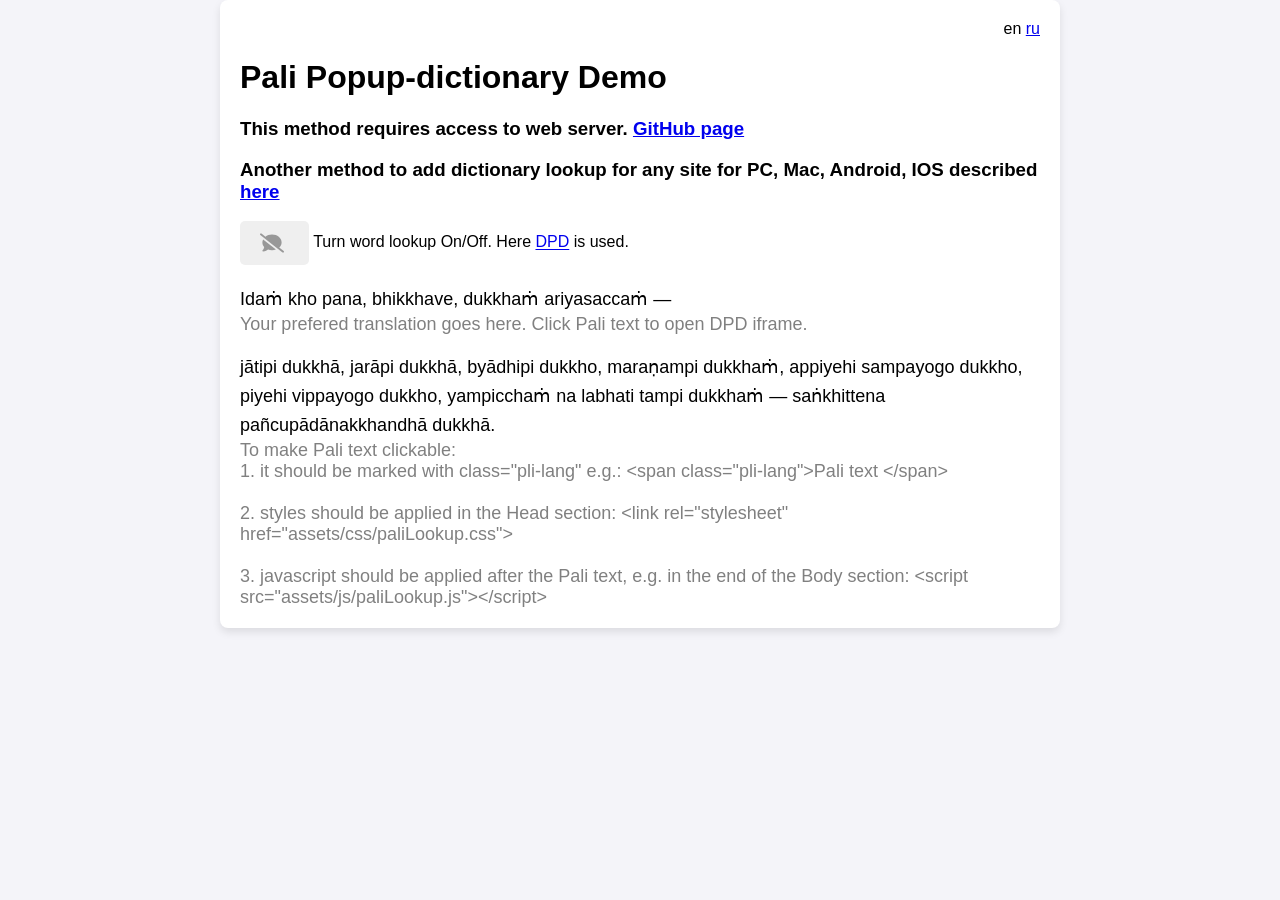
<file: plugin/index.html>
<!DOCTYPE html>
<html lang="en">
<head>
  <meta charset="UTF-8">
  <meta name="viewport" content="width=device-width, initial-scale=1.0">
  <title>Pali Dictionary Demo</title>

<!-- include me into your project -->
  <link rel="stylesheet" href="assets/css/paliLookup.css">
  
<!-- do not include me into your project -->  
  <link rel="stylesheet" href="assets/css/demo.css">

</head>
<body>
  <div class="container">
<div style="text-align: right;">
    en <a href="./demo-ru-ml.html">ru</a>
</div>
  
   <h1>Pali Popup-dictionary Demo</h1> 
   <h3>This method requires access to web server. <a href="https://github.com/o28o/dictPlugin">GitHub page</a></h3> 

       <h3>Another method to add dictionary lookup for any site for PC, Mac, Android, IOS described <a href="   https://github.com/o28o/dictPlugin/blob/main/ExtentionMethod.md">here</a> </h3> 
 
<!-- include me into your project Button -->
    <button class="toggle-dict-btn">
      <img src="assets/svg/comment-slash.svg" class="dictIcon" alt="Toggle Dictionary">
      Toggle Dictionary
    </button> Turn word lookup On/Off. Here <a href="https://github.com/digitalpalidictionary/dpd-db">DPD</a> is used.  
<!-- include me into your project Button end -->


<!-- DON'T forget to wrap Pali text in <span class="pli-lang">PALI TEXT</span>-->
    <div>
      <span class="pli-lang">Idaṁ kho pana, bhikkhave, dukkhaṁ ariyasaccaṁ —</span><br>
      <span class="eng-lang">Your prefered translation goes here. Click Pali text to open DPD iframe.</span><br><br>
      <span class="pli-lang">jātipi dukkhā, jarāpi dukkhā, byādhipi dukkho, maraṇampi dukkhaṁ, appiyehi sampayogo dukkho, piyehi vippayogo dukkho, yampicchaṁ na labhati tampi dukkhaṁ — saṅkhittena pañcupādānakkhandhā dukkhā.</span><br>
<span class="eng-lang">To make Pali text clickable:<br>

1. it should be marked with class="pli-lang" e.g.: &lt;span class="pli-lang"&gt;Pali text &lt;/span&gt;
<br>
<br>
2. styles should be applied in the Head section: &lt;link rel="stylesheet" href="assets/css/paliLookup.css"&gt;
<br><br>
3. javascript should be applied after the Pali text, e.g. in the end of the Body section:
 &lt;script src="assets/js/paliLookup.js"&gt;&lt;/script&gt;

 </span>
    </div>
  </div>
  <!-- include me into your project -->
  <script src="assets/js/paliLookup.js"></script>
</body>
</html>
</file>
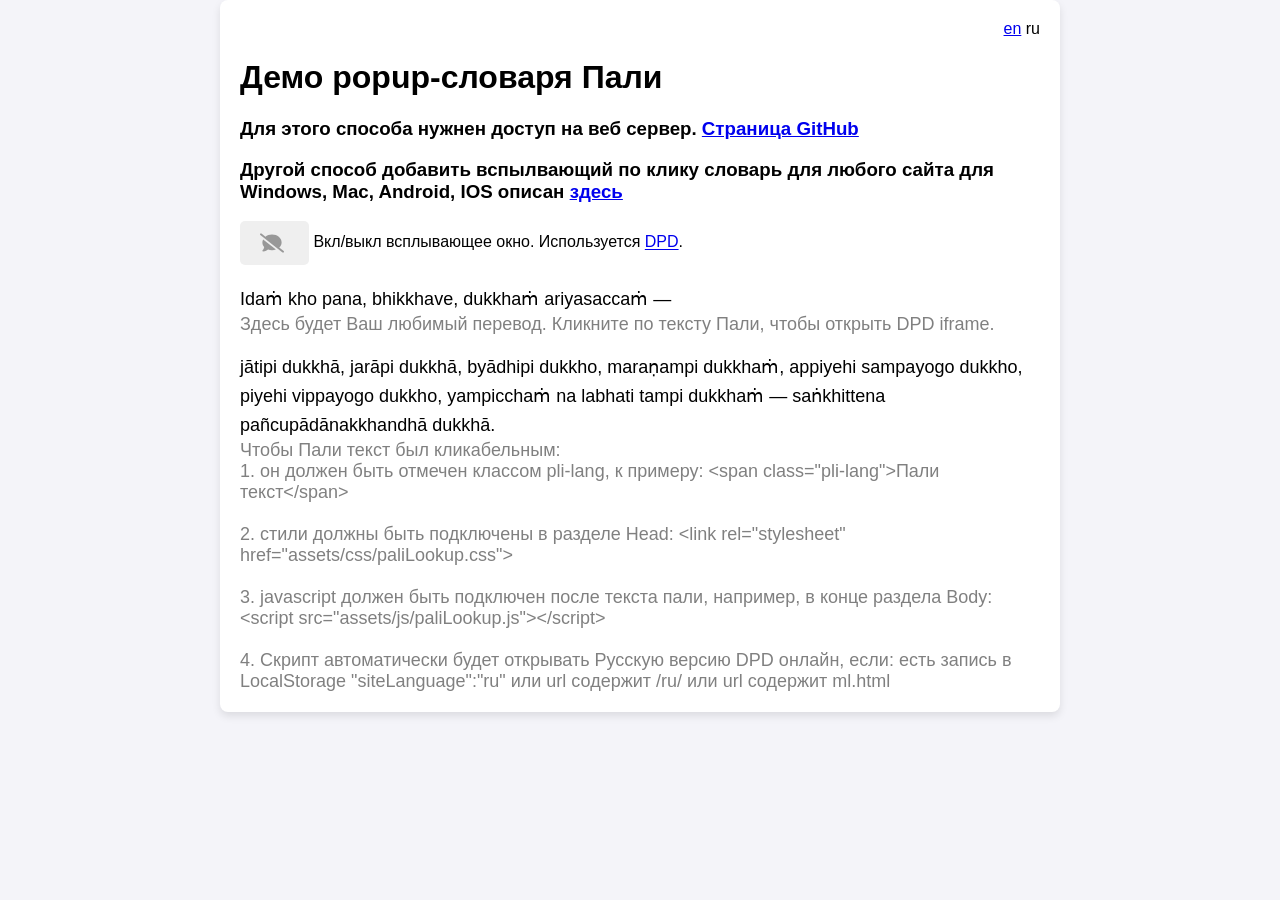
<file: plugin/demo-ru-ml.html>
<!DOCTYPE html>
<html lang="ru">
<head>
  <meta charset="UTF-8">
  <meta name="viewport" content="width=device-width, initial-scale=1.0">
  <title>Демо словаря на Пали </title>

<!-- включите в ваш проект -->
  <link rel="stylesheet" href="assets/css/paliLookup.css">
  
<!-- не включайте в ваш проект -->  
  <link rel="stylesheet" href="assets/css/demo.css">

</head>
<body>
  <div class="container">
    <div style="text-align: right;">
        <a href="./">en</a> ru
    </div>
    
 <h1>Демо popup-словаря Пали</h1> 
       <h3>Для этого способа нужнен доступ на веб сервер. <a href="https://github.com/o28o/dictPlugin">Страница GitHub</a></h3> 
       <h3>Другой способ добавить вспылвающий по клику словарь для любого сайта для Windows, Mac, Android, IOS описан <a href="   https://github.com/o28o/dictPlugin/blob/main/ExtentionMethod.md">здесь</a></h3> 

      
<!-- включите в ваш проект Кнопка -->
    <button class="toggle-dict-btn">
      <img src="assets/svg/comment-slash.svg" class="dictIcon" alt="Переключить словарь">
      Переключить словарь
    </button> Вкл/выкл всплывающее окно. Используется <a href="https://github.com/digitalpalidictionary/dpd-db">DPD</a>.      
<!-- включите в ваш проект Кнопка конец -->


<!-- НЕ забудьте обернуть пали текст в <span class="pli-lang">ПАЛИ ТЕКСТ</span>-->
    <div>
      <span class="pli-lang">Idaṁ kho pana, bhikkhave, dukkhaṁ ariyasaccaṁ —</span><br>
      <span class="eng-lang">Здесь будет Ваш любимый перевод. Кликните по тексту Пали, чтобы открыть DPD iframe.</span><br><br>
      <span class="pli-lang">jātipi dukkhā, jarāpi dukkhā, byādhipi dukkho, maraṇampi dukkhaṁ, appiyehi sampayogo dukkho, piyehi vippayogo dukkho, yampicchaṁ na labhati tampi dukkhaṁ — saṅkhittena pañcupādānakkhandhā dukkhā.</span><br>
<span class="eng-lang">Чтобы Пали текст был кликабельным:<br>

1. он должен быть отмечен классом pli-lang, к примеру: &lt;span class="pli-lang"&gt;Пали текст&lt;/span&gt;
<br>
<br>
2. стили должны быть подключены в разделе Head: &lt;link rel="stylesheet" href="assets/css/paliLookup.css"&gt;
<br><br>
3. javascript должен быть подключен после текста пали, например, в конце раздела Body:
 &lt;script src="assets/js/paliLookup.js"&gt;&lt;/script&gt;
  <br><br>
4. Скрипт автоматически будет открывать Русскую версию DPD онлайн, если: есть запись в LocalStorage "siteLanguage":"ru" или url содержит /ru/ или url содержит ml.html
 </span>
    </div>
  </div>
  <!-- включите в ваш проект -->
  <script src="assets/js/paliLookup.js"></script>
</body>
</html>
</file>
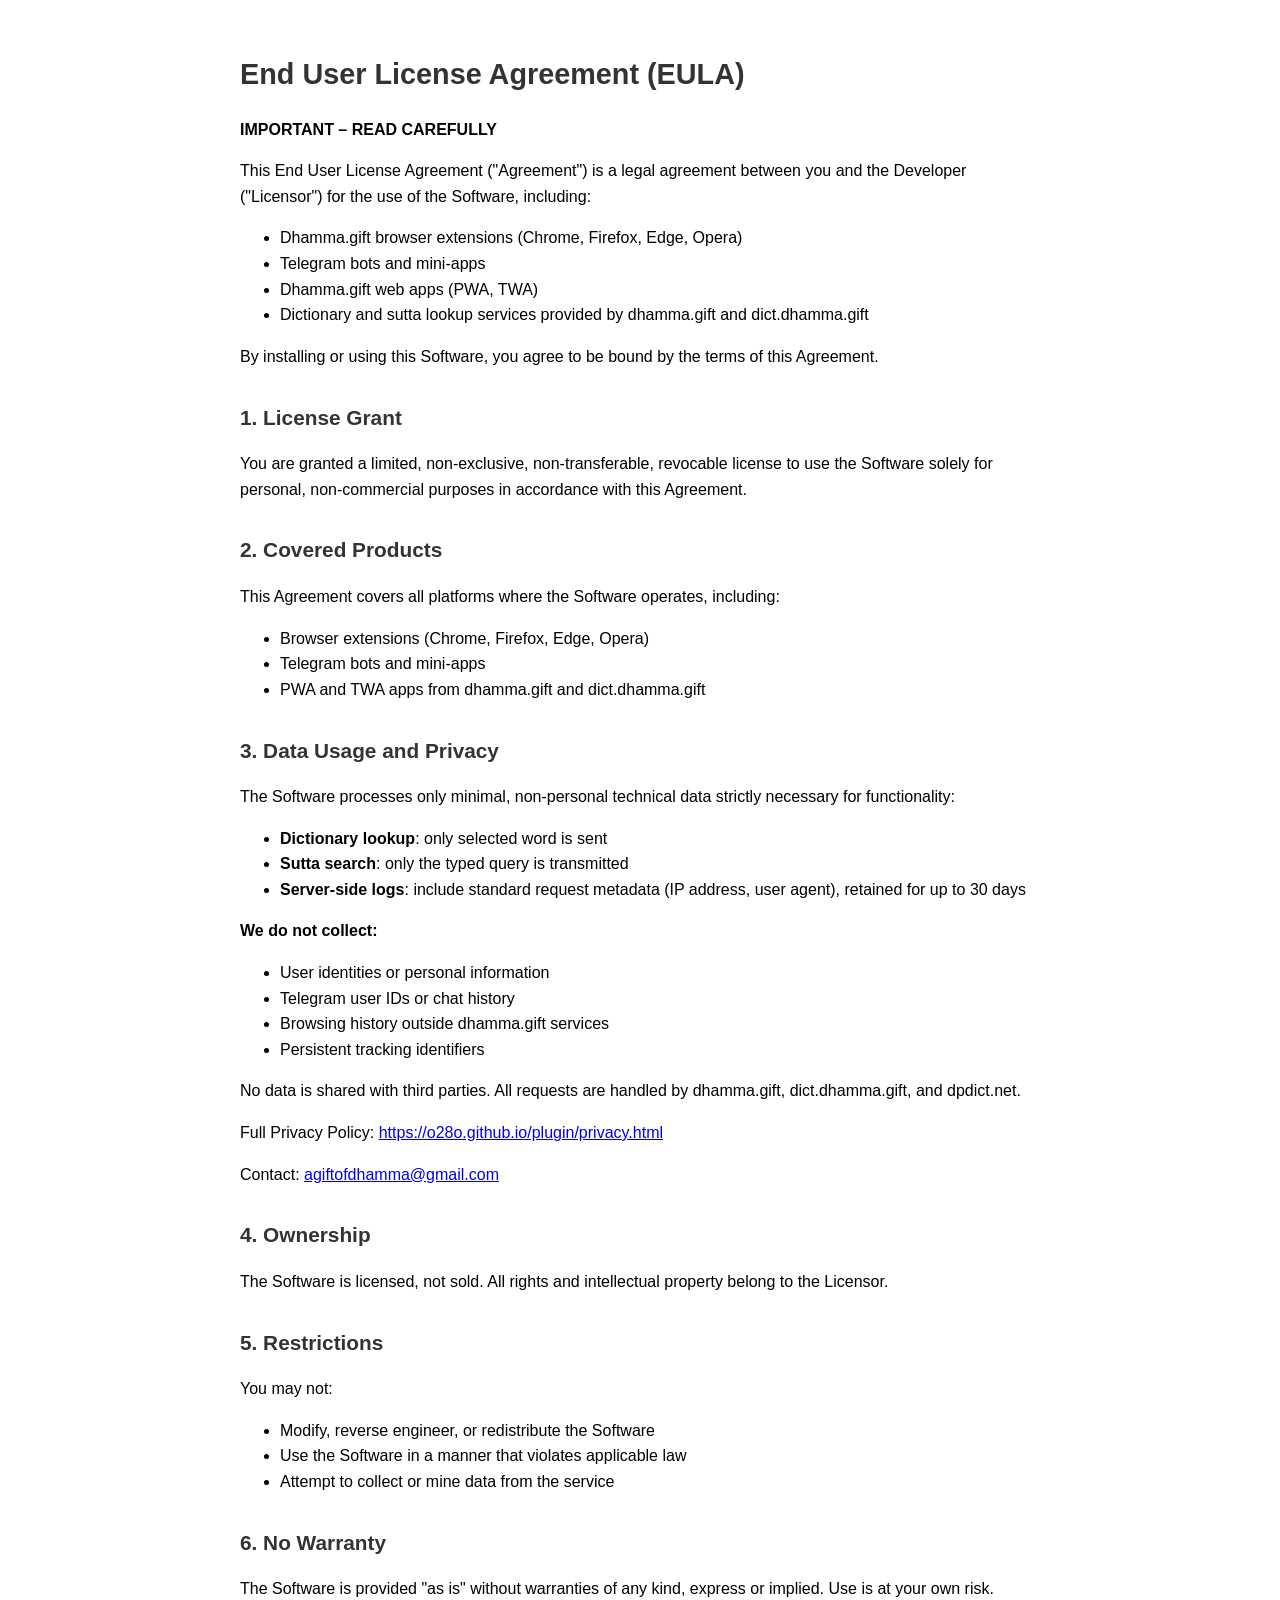
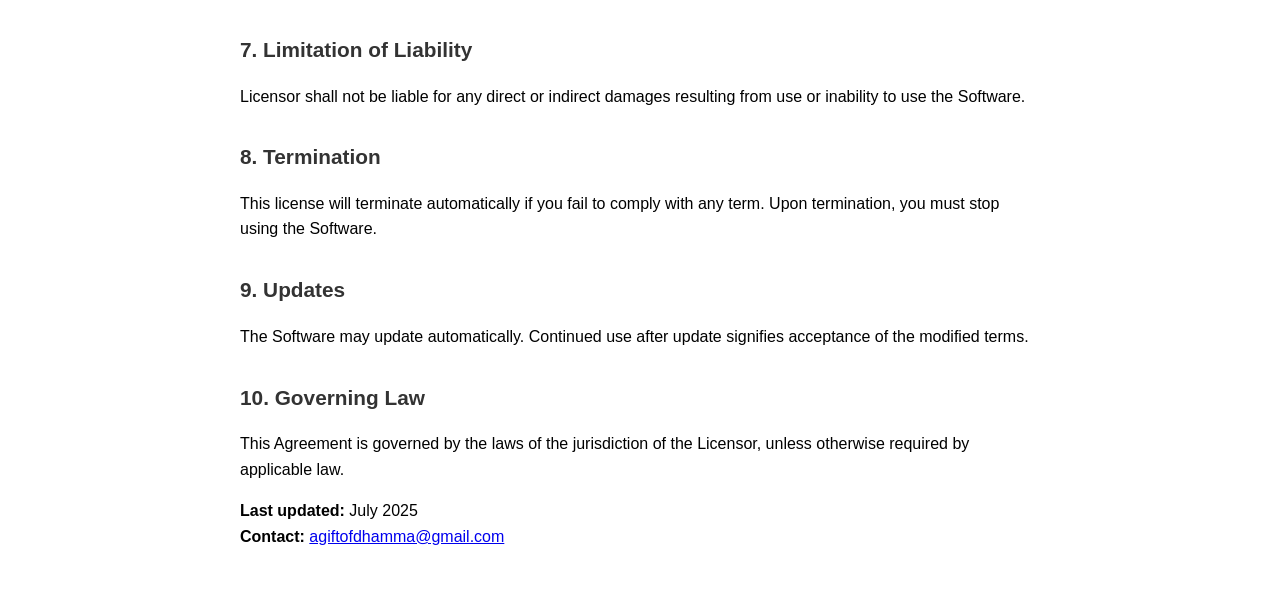
<file: plugin/license.html>
<!DOCTYPE html>
<html lang="en">
<head>
  <meta charset="UTF-8">
  <title>End User License Agreement (EULA)</title>
  <meta name="viewport" content="width=device-width, initial-scale=1">
  <style>
    body {
      font-family: sans-serif;
      max-width: 800px;
      margin: auto;
      padding: 2em;
      line-height: 1.6;
    }
    h1, h2 {
      color: #333;
    }
    h1 {
      font-size: 1.8em;
    }
    h2 {
      font-size: 1.3em;
      margin-top: 1.5em;
    }
  </style>
</head>
<body>
  <h1>End User License Agreement (EULA)</h1>
  <p><strong>IMPORTANT – READ CAREFULLY</strong></p>
  <p>This End User License Agreement ("Agreement") is a legal agreement between you and the Developer ("Licensor") for the use of the Software, including:</p>
  <ul>
    <li>Dhamma.gift browser extensions (Chrome, Firefox, Edge, Opera)</li>
    <li>Telegram bots and mini-apps</li>
    <li>Dhamma.gift web apps (PWA, TWA)</li>
    <li>Dictionary and sutta lookup services provided by dhamma.gift and dict.dhamma.gift</li>
  </ul>
  <p>By installing or using this Software, you agree to be bound by the terms of this Agreement.</p>

  <h2>1. License Grant</h2>
  <p>You are granted a limited, non-exclusive, non-transferable, revocable license to use the Software solely for personal, non-commercial purposes in accordance with this Agreement.</p>

  <h2>2. Covered Products</h2>
  <p>This Agreement covers all platforms where the Software operates, including:</p>
  <ul>
    <li>Browser extensions (Chrome, Firefox, Edge, Opera)</li>
    <li>Telegram bots and mini-apps</li>
    <li>PWA and TWA apps from dhamma.gift and dict.dhamma.gift</li>
  </ul>

  <h2>3. Data Usage and Privacy</h2>
  <p>The Software processes only minimal, non-personal technical data strictly necessary for functionality:</p>
  <ul>
    <li><strong>Dictionary lookup</strong>: only selected word is sent</li>
    <li><strong>Sutta search</strong>: only the typed query is transmitted</li>
    <li><strong>Server-side logs</strong>: include standard request metadata (IP address, user agent), retained for up to 30 days</li>
  </ul>
  <p><strong>We do not collect:</strong></p>
  <ul>
    <li>User identities or personal information</li>
    <li>Telegram user IDs or chat history</li>
    <li>Browsing history outside dhamma.gift services</li>
    <li>Persistent tracking identifiers</li>
  </ul>
  <p>No data is shared with third parties. All requests are handled by dhamma.gift, dict.dhamma.gift, and dpdict.net.</p>
  <p>Full Privacy Policy: <a href="https://o28o.github.io/plugin/privacy.html" target="_blank">https://o28o.github.io/plugin/privacy.html</a></p>
  <p>Contact: <a href="mailto:agiftofdhamma@gmail.com">agiftofdhamma@gmail.com</a></p>

  <h2>4. Ownership</h2>
  <p>The Software is licensed, not sold. All rights and intellectual property belong to the Licensor.</p>

  <h2>5. Restrictions</h2>
  <p>You may not:</p>
  <ul>
    <li>Modify, reverse engineer, or redistribute the Software</li>
    <li>Use the Software in a manner that violates applicable law</li>
    <li>Attempt to collect or mine data from the service</li>
  </ul>

  <h2>6. No Warranty</h2>
  <p>The Software is provided "as is" without warranties of any kind, express or implied. Use is at your own risk.</p>

  <h2>7. Limitation of Liability</h2>
  <p>Licensor shall not be liable for any direct or indirect damages resulting from use or inability to use the Software.</p>

  <h2>8. Termination</h2>
  <p>This license will terminate automatically if you fail to comply with any term. Upon termination, you must stop using the Software.</p>

  <h2>9. Updates</h2>
  <p>The Software may update automatically. Continued use after update signifies acceptance of the modified terms.</p>

  <h2>10. Governing Law</h2>
  <p>This Agreement is governed by the laws of the jurisdiction of the Licensor, unless otherwise required by applicable law.</p>

  <p><strong>Last updated:</strong> July 2025<br>
     <strong>Contact:</strong> <a href="mailto:agiftofdhamma@gmail.com">agiftofdhamma@gmail.com</a></p>
</body>
</html>
</file>
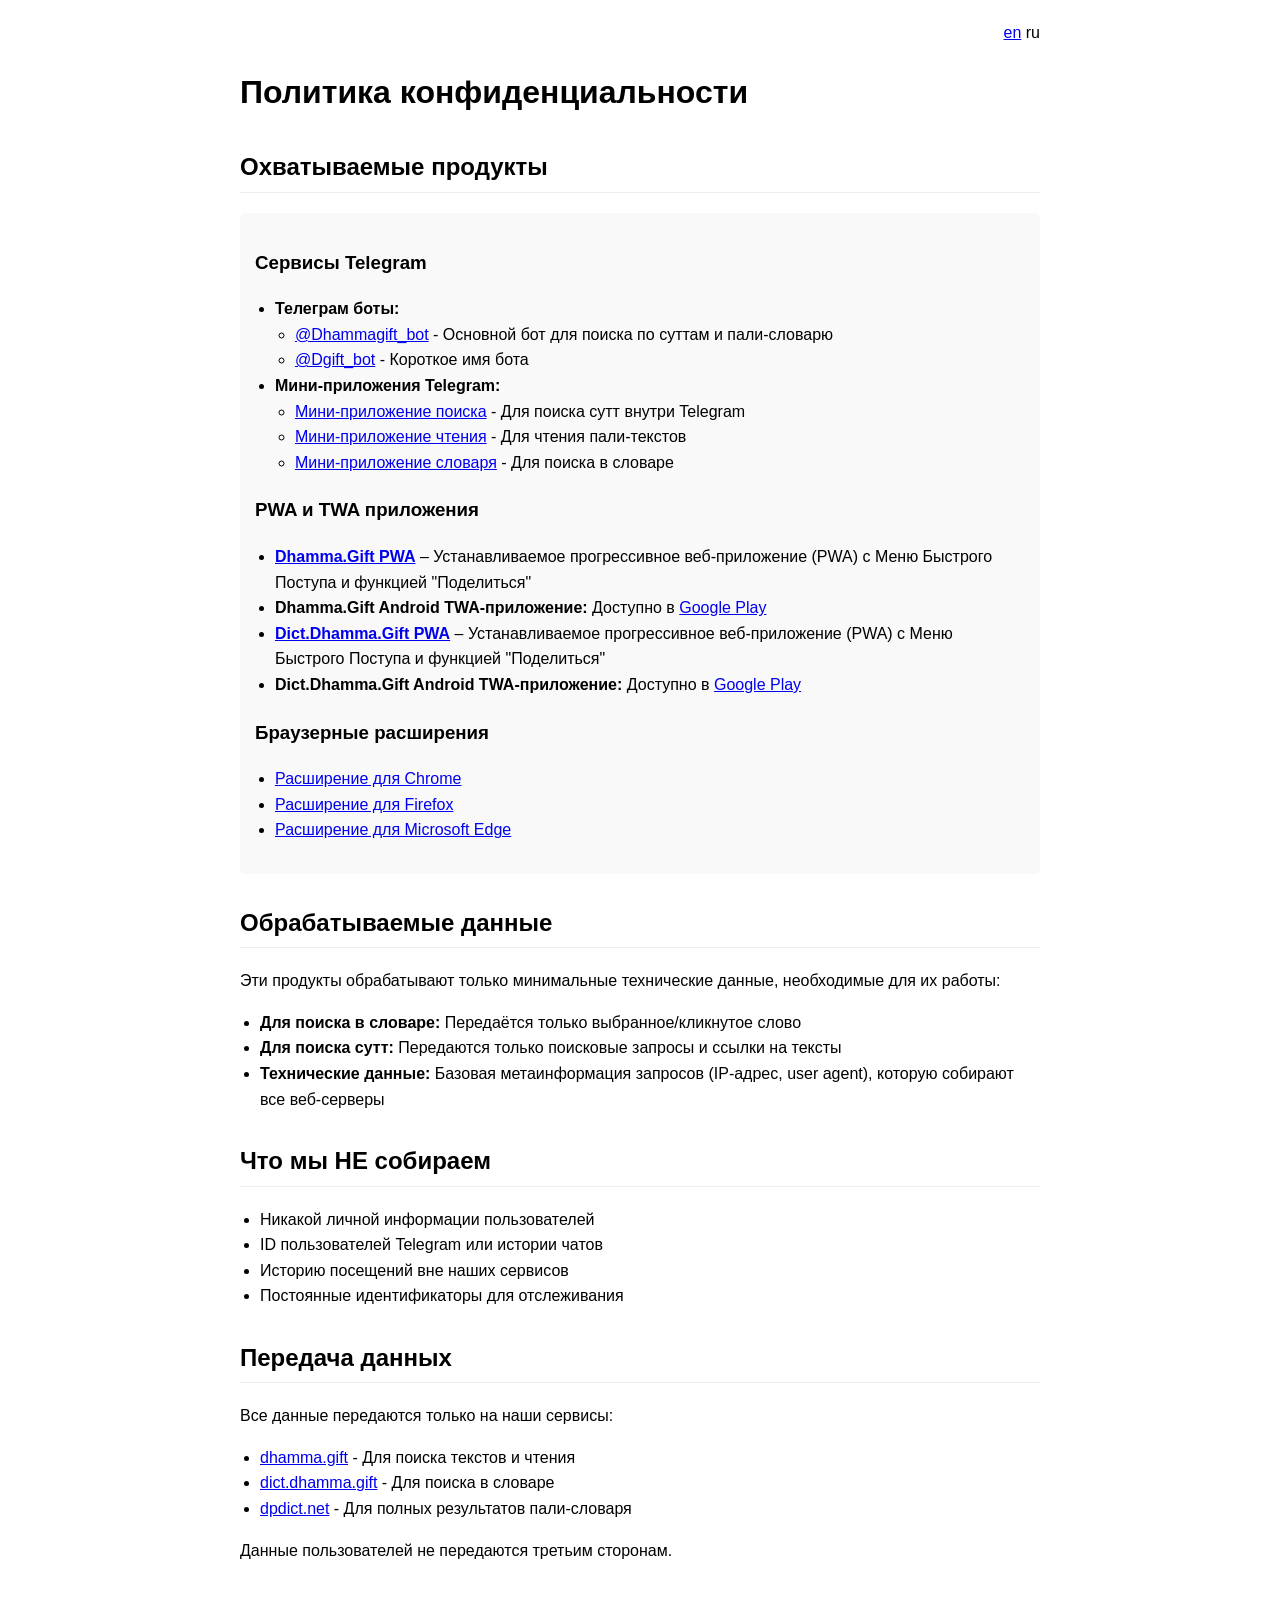
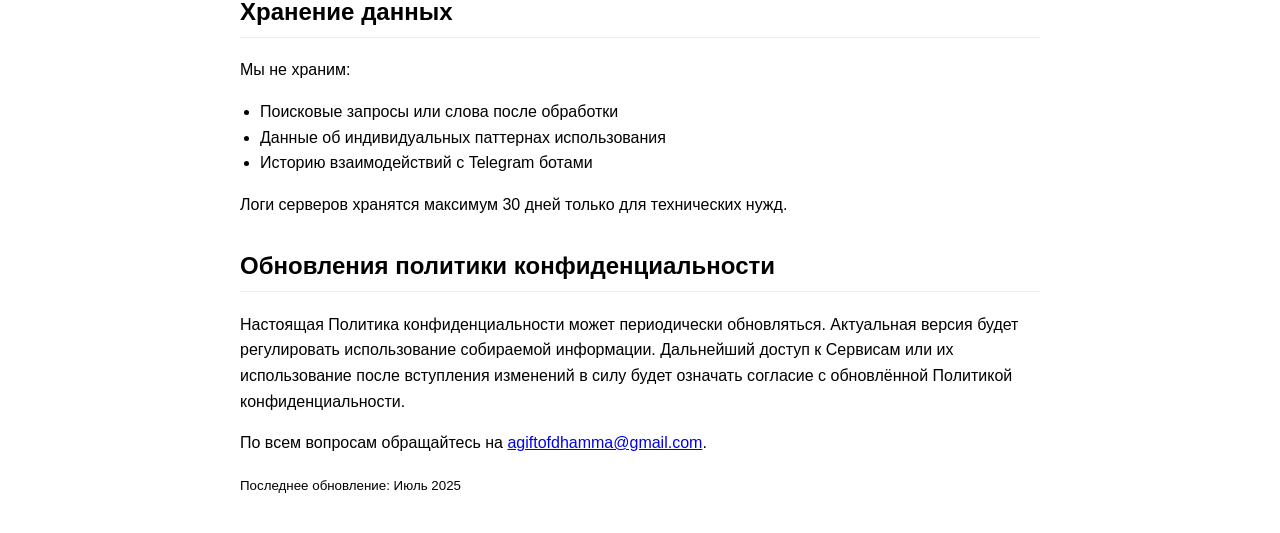
<file: plugin/privacy-ru.html>
<!DOCTYPE html>
<html lang="ru">
<head>
    <meta charset="UTF-8">
    <meta name="viewport" content="width=device-width, initial-scale=1.0">
    <title>Политика конфиденциальности Dhamma.gift</title>
    <style>
        body { font-family: Arial, sans-serif; max-width: 800px; margin: auto; padding: 20px; line-height: 1.6; }
        h2 { margin-top: 30px; border-bottom: 1px solid #eee; padding-bottom: 5px; }
        h3 { margin-top: 20px; }
        ul { padding-left: 20px; }
        .product-list { background: #f9f9f9; padding: 15px; border-radius: 5px; }
    </style>
</head>
<body>
    <div class="container">
<div style="text-align: right;">
   <a href="./privacy.html">en</a> ru
</div>
    <h1>Политика конфиденциальности</h1>
    
    <h2>Охватываемые продукты</h2>
    <div class="product-list">
        <h3>Сервисы Telegram</h3>
        <ul>
            <li><strong>Телеграм боты:</strong>
                <ul>
                    <li><a href="https://t.me/dhammagift_bot" target="_blank">@Dhammagift_bot</a> - Основной бот для поиска по суттам и пали-словарю</li>
                    <li><a href="https://t.me/dgift_bot" target="_blank">@Dgift_bot</a> - Короткое имя бота</li>
                </ul>
            </li>
            <li><strong>Мини-приложения Telegram:</strong>
                <ul>
                    <li><a href="http://t.me/dhammagift_bot/find" target="_blank">Мини-приложение поиска</a> - Для поиска сутт внутри Telegram</li>
                    <li><a href="http://t.me/dhammagift_bot/read" target="_blank">Мини-приложение чтения</a> - Для чтения пали-текстов</li>
                    <li><a href="http://t.me/dhammagift_bot/dict" target="_blank">Мини-приложение словаря</a> - Для поиска в словаре</li>
                </ul>
            </li>
        </ul>


                <h3>PWA и TWA приложения</h3>
        <ul>
            <li><strong><a href="https://dhamma.gift" target="_blank">Dhamma.Gift PWA</a></strong> – Устанавливаемое прогрессивное веб-приложение (PWA) c Меню Быстрого Поступа и функцией "Поделиться"</li>
            <li><strong>Dhamma.Gift Android TWA-приложение:</strong> Доступно в <a href="https://play.google.com/store/apps/details?id=gift.dhamma.webapp" target="_blank">Google Play</a> </li>
            <li><strong><a href="https://dhamma.gift" target="_blank">Dict.Dhamma.Gift PWA</a></strong> – Устанавливаемое прогрессивное веб-приложение (PWA) c Меню Быстрого Поступа и функцией "Поделиться"</li>
            <li><strong>Dict.Dhamma.Gift Android TWA-приложение:</strong> Доступно в  <a href="https://play.google.com/store/apps/details?id=gift.dhamma.twa" target="_blank">Google Play</a></li>

        </ul>     


        <h3>Браузерные расширения</h3>
        <ul>
            <li><a href="https://chromewebstore.google.com/detail/dhammagift-search-and-wor/dnnogjdcmhbiobpnkhdbfnfjnjlikabd" target="_blank">Расширение для Chrome</a></li>
             <li><a href="https://addons.mozilla.org/en-US/firefox/addon/dhamma-gift/" target="_blank">Расширение для Firefox</a></li>
            <li><a href="https://microsoftedge.microsoft.com/addons/detail/dhammagift-search-and-wo/aokegkhdaijkikbdocanadeghllhfmhj" target="_blank">Расширение для Microsoft Edge</a></li>
        </ul>
    </div>

    <h2>Обрабатываемые данные</h2>
    <p>Эти продукты обрабатывают только минимальные технические данные, необходимые для их работы:</p>
    <ul>
        <li><strong>Для поиска в словаре:</strong> Передаётся только выбранное/кликнутое слово</li>
        <li><strong>Для поиска сутт:</strong> Передаются только поисковые запросы и ссылки на тексты</li>
        <li><strong>Технические данные:</strong> Базовая метаинформация запросов (IP-адрес, user agent), которую собирают все веб-серверы</li>
    </ul>

    <h2>Что мы НЕ собираем</h2>
    <ul>
        <li>Никакой личной информации пользователей</li>
        <li>ID пользователей Telegram или истории чатов</li>
        <li>Историю посещений вне наших сервисов</li>
        <li>Постоянные идентификаторы для отслеживания</li>
    </ul>

    <h2>Передача данных</h2>
    <p>Все данные передаются только на наши сервисы:</p>
    <ul>
        <li><a href="https://dhamma.gift/">dhamma.gift</a> - Для поиска текстов и чтения</li>
        <li><a href="https://dict.dhamma.gift/">dict.dhamma.gift</a> - Для поиска в словаре</li>
        <li><a href="https://dpdict.net/">dpdict.net</a> - Для полных результатов пали-словаря</li>
    </ul>
    <p>Данные пользователей не передаются третьим сторонам.</p>

    <h2>Хранение данных</h2>
    <p>Мы не храним:</p>
    <ul>
        <li>Поисковые запросы или слова после обработки</li>
        <li>Данные об индивидуальных паттернах использования</li>
        <li>Историю взаимодействий с Telegram ботами</li>
    </ul>
    <p>Логи серверов хранятся максимум 30 дней только для технических нужд.</p>
<h2>Обновления политики конфиденциальности</h2>
        <p>
            Настоящая Политика конфиденциальности может периодически обновляться. Актуальная версия будет регулировать использование собираемой информации. Дальнейший доступ к Сервисам или их использование после вступления изменений в силу будет означать согласие с обновлённой Политикой конфиденциальности.
        </p>  
        
    <p>По всем вопросам обращайтесь на <a href="mailto:agiftofdhamma@gmail.com">agiftofdhamma@gmail.com</a>.</p>
    
    <p><small>Последнее обновление: Июль 2025</small></p>
</body>
</html>
</file>
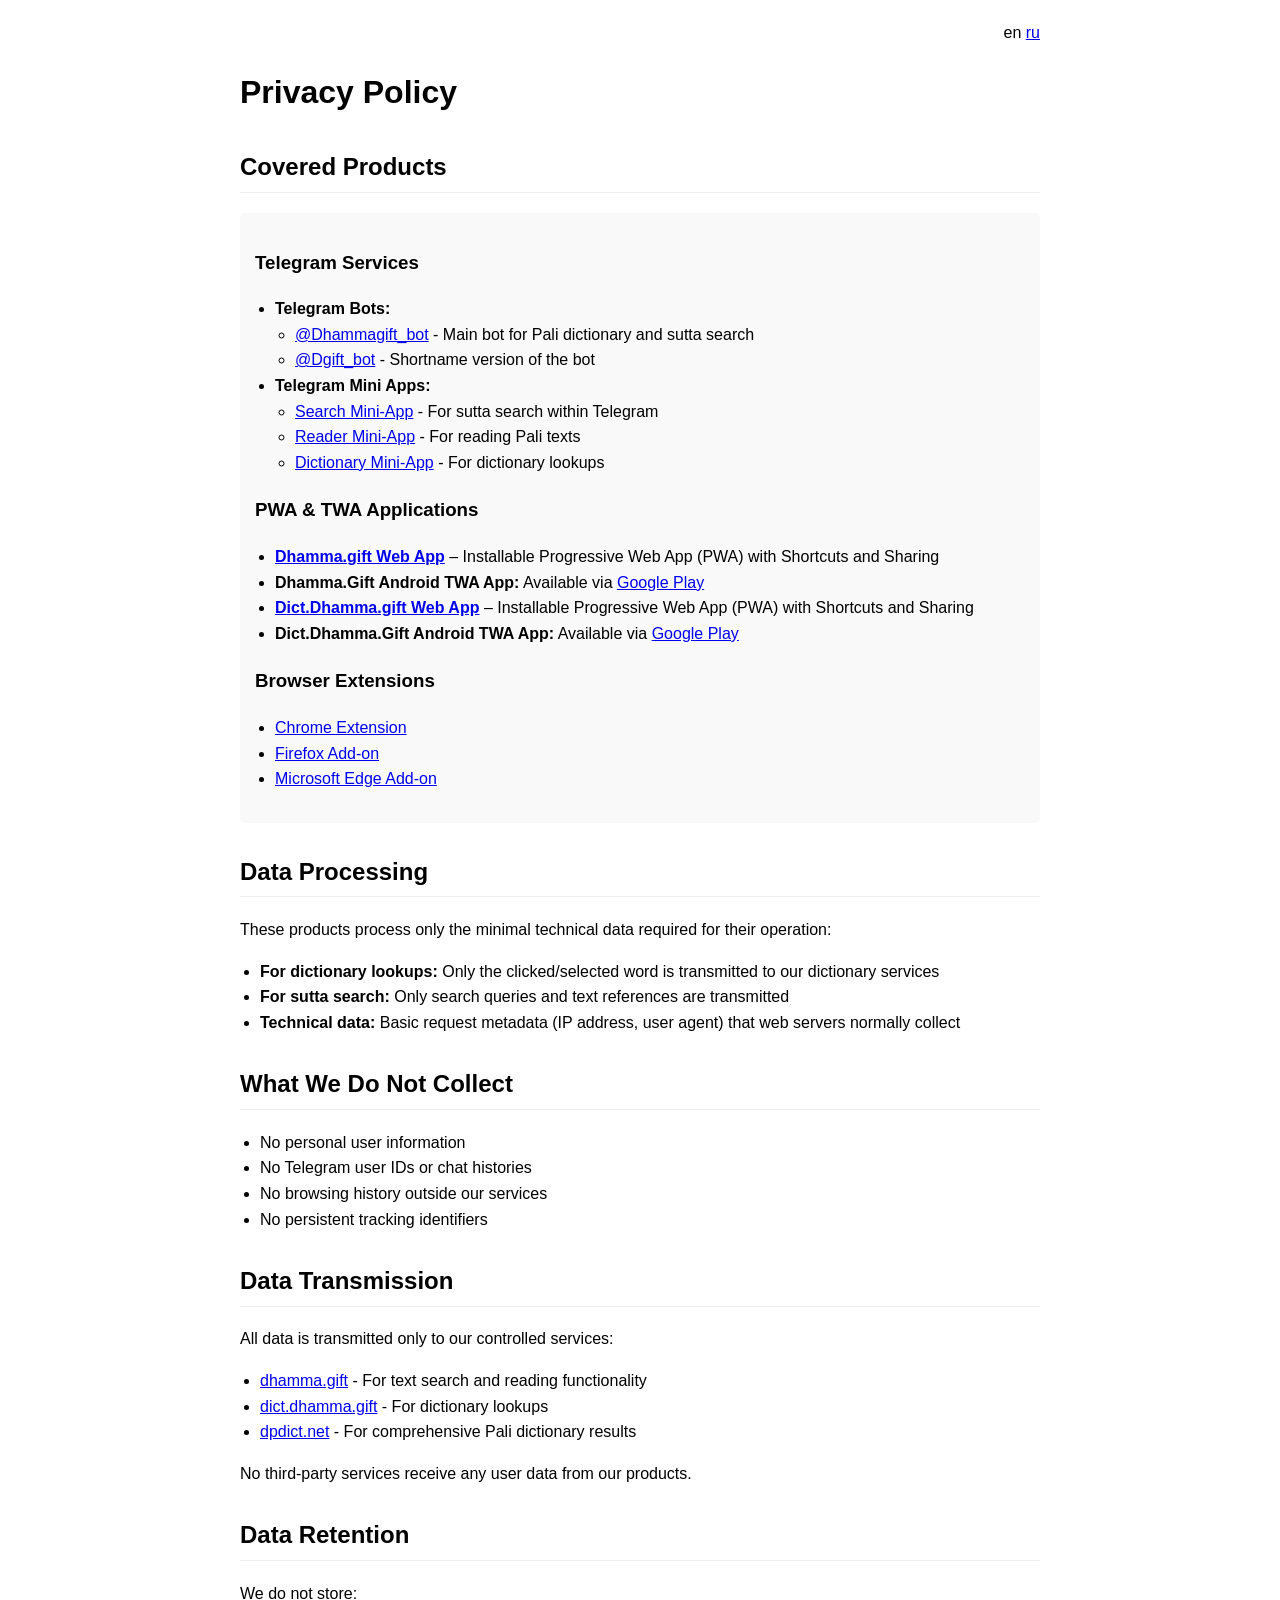
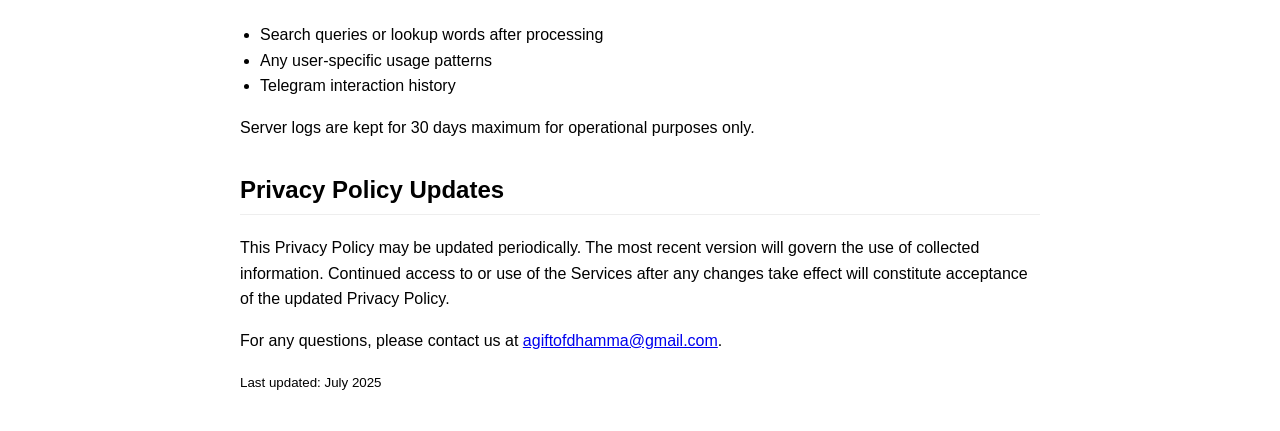
<file: plugin/privacy.html>
<!DOCTYPE html>
<html lang="en">
<head>
    <meta charset="UTF-8">
    <meta name="viewport" content="width=device-width, initial-scale=1.0">
    <title>Privacy Policy for Dhamma.gift Services</title>
    <style>
        body { font-family: Arial, sans-serif; max-width: 800px; margin: auto; padding: 20px; line-height: 1.6; }
        h2 { margin-top: 30px; border-bottom: 1px solid #eee; padding-bottom: 5px; }
        h3 { margin-top: 20px; }
        ul { padding-left: 20px; }
        .product-list { background: #f9f9f9; padding: 15px; border-radius: 5px; }
    </style>
</head>
<body>
  <div style="text-align: right;">
 en <a href="./privacy-ru.html">ru</a> 
</div>
    <h1>Privacy Policy</h1>
    
    <h2>Covered Products</h2>
    <div class="product-list">
        <h3>Telegram Services</h3>
        <ul>
            <li><strong>Telegram Bots:</strong>
                <ul>
                    <li><a href="https://t.me/dhammagift_bot" target="_blank">@Dhammagift_bot</a> - Main bot for Pali dictionary and sutta search</li>
                    <li><a href="https://t.me/dgift_bot" target="_blank">@Dgift_bot</a> - Shortname version of the bot</li>
                </ul>
            </li>
            <li><strong>Telegram Mini Apps:</strong>
                <ul>
                    <li><a href="http://t.me/dhammagift_bot/find" target="_blank">Search Mini-App</a> - For sutta search within Telegram</li>
                    <li><a href="http://t.me/dhammagift_bot/read" target="_blank">Reader Mini-App</a> - For reading Pali texts</li>
                    <li><a href="http://t.me/dhammagift_bot/dict" target="_blank">Dictionary Mini-App</a> - For dictionary lookups</li>
                </ul>
            </li>
        </ul>

        <h3>PWA & TWA Applications</h3>
        <ul>
            <li><strong><a href="https://dhamma.gift" target="_blank">Dhamma.gift Web App</a></strong> – Installable Progressive Web App (PWA) with Shortcuts and Sharing</li>
            <li><strong>Dhamma.Gift Android TWA App:</strong> Available via <a href="https://play.google.com/store/apps/details?id=gift.dhamma.twa" target="_blank">Google Play</a></li>
            <li><strong><a href="https://dhamma.gift" target="_blank">Dict.Dhamma.gift Web App</a></strong> – Installable Progressive Web App (PWA) with Shortcuts and Sharing</li>
            <li><strong>Dict.Dhamma.Gift Android TWA App:</strong> Available via <a href="https://play.google.com/store/apps/details?id=gift.dhamma.twa" target="_blank">Google Play</a></li>
        </ul>
        
        <h3>Browser Extensions</h3>
        <ul>
            <li><a href="https://chromewebstore.google.com/detail/dhammagift-search-and-wor/dnnogjdcmhbiobpnkhdbfnfjnjlikabd" target="_blank">Chrome Extension</a></li>
            <li><a href="https://addons.mozilla.org/en-US/firefox/addon/dhamma-gift/" target="_blank">Firefox Add-on</a></li>
            <li><a href="https://microsoftedge.microsoft.com/addons/detail/dhammagift-search-and-wo/aokegkhdaijkikbdocanadeghllhfmhj" target="_blank">Microsoft Edge Add-on</a></li>            
        </ul>
    </div>

    <h2>Data Processing</h2>
    <p>These products process only the minimal technical data required for their operation:</p>
    <ul>
        <li><strong>For dictionary lookups:</strong> Only the clicked/selected word is transmitted to our dictionary services</li>
        <li><strong>For sutta search:</strong> Only search queries and text references are transmitted</li>
        <li><strong>Technical data:</strong> Basic request metadata (IP address, user agent) that web servers normally collect</li>
    </ul>

    <h2>What We Do Not Collect</h2>
    <ul>
        <li>No personal user information</li>
        <li>No Telegram user IDs or chat histories</li>
        <li>No browsing history outside our services</li>
        <li>No persistent tracking identifiers</li>
    </ul>

    <h2>Data Transmission</h2>
    <p>All data is transmitted only to our controlled services:</p>
    <ul>
        <li><a href="https://dhamma.gift/">dhamma.gift</a> - For text search and reading functionality</li>
        <li><a href="https://dict.dhamma.gift/">dict.dhamma.gift</a> - For dictionary lookups</li>
        <li><a href="https://dpdict.net/">dpdict.net</a> - For comprehensive Pali dictionary results</li>
    </ul>
    <p>No third-party services receive any user data from our products.</p>

    <h2>Data Retention</h2>
    <p>We do not store:</p>
    <ul>
        <li>Search queries or lookup words after processing</li>
        <li>Any user-specific usage patterns</li>
        <li>Telegram interaction history</li>
    </ul>
    <p>Server logs are kept for 30 days maximum for operational purposes only.</p>
<h2>Privacy Policy Updates</h2>
<p>
    This Privacy Policy may be updated periodically. The most recent version will govern the use of collected information. Continued access to or use of the Services after any changes take effect will constitute acceptance of the updated Privacy Policy.
</p>    

    <p>For any questions, please contact us at <a href="mailto:agiftofdhamma@gmail.com">agiftofdhamma@gmail.com</a>.</p>
    
    <p><small>Last updated: July 2025</small></p>
</body>
</html>
</file>
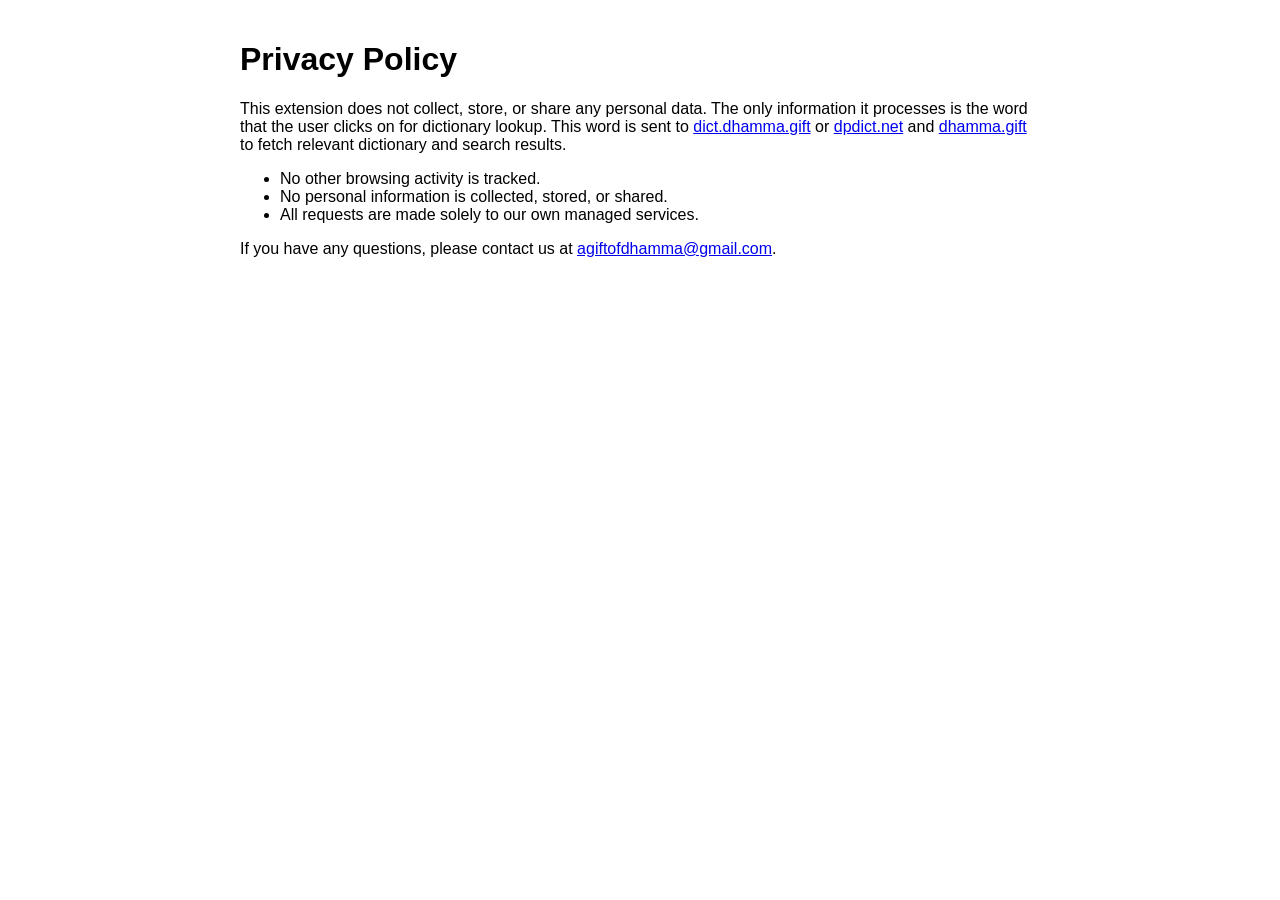
<file: pluginOld/privacy.html>
<!DOCTYPE html>
<html lang="en">
<head>
    <meta charset="UTF-8">
    <meta name="viewport" content="width=device-width, initial-scale=1.0">
    <title>Privacy Policy for Pali Lookup Extention</title>
    <style>
        body { font-family: Arial, sans-serif; max-width: 800px; margin: auto; padding: 20px; }
    </style>
</head>
<body>
    <h1>Privacy Policy</h1>
    <p>This extension does not collect, store, or share any personal data. The only information it processes is the word that the user clicks on for dictionary lookup. This word is sent to <a href="https://dict.dhamma.gift/">dict.dhamma.gift</a> or <a href="https://dpdict.net/">dpdict.net</a> and <a href="https://dhamma.gift/">dhamma.gift</a> to fetch relevant dictionary and search results.</p>
    <ul>
        <li>No other browsing activity is tracked.</li>
        <li>No personal information is collected, stored, or shared.</li>
        <li>All requests are made solely to our own managed services.</li>
    </ul>
    <p>If you have any questions, please contact us at <a href="mailto:agiftofdhamma@gmail.com">agiftofdhamma@gmail.com</a>.</p>
</body>
</html>
</file>
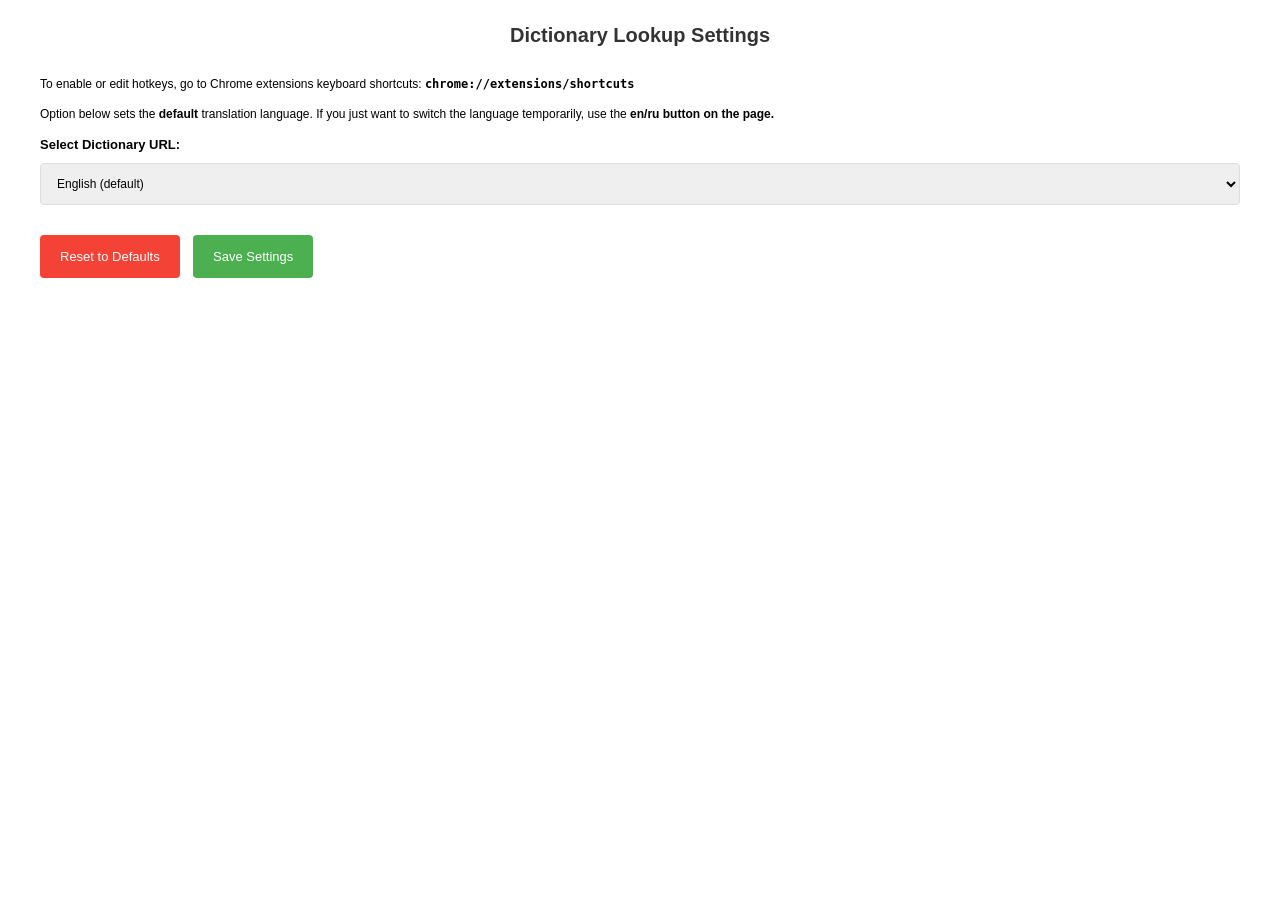
<file: plugin/browser-extention/dictLookup-extention-0.4.2-chrome/options.html>
<!DOCTYPE html>
<html>
<head>
    <meta charset="utf-8">
    <title>Dictionary Lookup Settings</title>
    <style>
        body {
            font-family: Arial, sans-serif;
            max-width: 1200px;
            margin: 0 auto;
            padding: 20px;
            font-size: 12px; 
            line-height: 1.5;
        }
        h1 {
            color: #333;
            text-align: center;
            font-size: 20px;
            margin: 0 0 25px 0;
        }
        .form-group {
            margin-bottom: 20px;
        }
        label {
            display: block;
            margin-bottom: 8px;
            font-weight: bold;
            font-size: 13px;
        }
        select, input[type="text"] {
            width: 100%;
            padding: 12px;
            border: 1px solid #ddd;
            border-radius: 4px;
            box-sizing: border-box;
            font-size: 12px;
            margin-bottom: 10px;
        }
        button {
            background-color: #4CAF50;
            color: white;
            padding: 14px 20px;
            border: none;
            border-radius: 4px;
            cursor: pointer;
            font-size: 13px;
        }
        button:hover {
            background-color: #45a049;
        }
        #reset {
            background-color: #f44336;
            margin-right: 10px;
        }
        #reset:hover {
            background-color: #d32f2f;
        }
        #status {
            margin-top: 20px;
            padding: 15px;
            border-radius: 4px;
            display: none;
            font-size: 13px;
        }
        .success {
            background-color: #dff0d8;
            color: #3c763d;
        }
        .error {
            background-color: #f2dede;
            color: #a94442;
        }
        .custom-url-container {
            display: none;
            margin-top: 10px;
        }
    </style>
</head>
<body>
    <h1>Dictionary Lookup Settings</h1>
    <p>
        To enable or edit hotkeys, go to Chrome extensions keyboard shortcuts:
        <strong><code>chrome://extensions/shortcuts</code></strong>
    </p>
    <p>
        Option below sets the <strong>default</strong> translation language. If you just want to switch the language temporarily, use the <strong>en/ru button<strong> on the page.
    </p>
    
    <div class="form-group">
        <label for="urlPreset">Select Dictionary URL:</label>
        <select id="urlPreset">
            <option value="https://dict.dhamma.gift/search_html?q=">English (default)</option>
            <option value="https://dict.dhamma.gift/ru/search_html?q=">Russian</option>
            <option value="https://dict.dhamma.gift/gd?search=">Compact mode</option>
            <option value="https://dict.dhamma.gift/ru/gd?search=">Compact Russian</option>

            <option value="custom">Custom URL...</option>
        </select>
        
        <div id="customUrlContainer" class="custom-url-container">
            <label for="customUrl">Enter Custom URL:</label>
            <input type="text" id="customUrl" value="https://dict.dhamma.gift/ru/search_html?q=" placeholder="https://dict.dhamma.gift/ru/search_html?q=">
        </div>

        <div id="status"></div>

    </div>

    <button id="reset">Reset to Defaults</button>
    <button id="save">Save Settings</button>

    <script src="options.js"></script>
</body>
</html>
</file>
<file: plugin/assets/css/paliLookup.css>
/* Стили для обычного текста */
.pli-lang {
  cursor: text; 
  color: inherit; 
}

/* Стили для popup */
.popup {
  background: #E1EBED; /* Светлый фон */
  border: 2px solid #666;
  box-shadow: 0 0 10px rgba(0, 0, 0, 0.5);
  z-index: 100000;
  display: none;
  color: #05031B; /* Текст на светлом фоне */
}

/* Темный режим для popup */
.popup.dark,
[data-theme="dark"] .popup {
  background: #07021D; /* Тёмный фон */
  color: #E1EAED; /* Текст на тёмном фоне */
  border-color: #666;
}

/* Для iframe */
.popup iframe {
  width: 100%;
  height: 100%;
  border: none;
  z-index: 10000;
  background: #E1EBED; /* Светлый фон */
  color: #05031B; /* Текст на светлом фоне */
}

[data-theme="dark"] .popup iframe,
.popup.dark iframe {
  background: #07021D; /* Тёмный фон */
  color: #E1EAED; /* Текст на тёмном фоне */
}

/* Для содержимого popup */
.popup * {
  color: inherit;
}

.popup-header {
  background: #E1EBED; /* Светлый фон */
  color: #05031B; /* Текст на светлом фоне */
}

.popup-header.dark,
[data-theme="dark"] .popup-header {
  background: #07021D; /* Тёмный фон */
  color: #E1EAED; /* Текст на тёмном фоне */
}

.popupSandalone {
  background: #E1EBED; /* Светлый фон */
  color: #05031B; /* Текст на светлом фоне */
}

[data-theme="dark"] .popupSandalone,
.popupSandalone.dark {
  background: #07021D; /* Тёмный фон */
  color: #E1EAED; /* Текст на тёмном фоне */
}

.popup .close-btn {
  position: absolute;
  top: 10px;
  right: 10px;
 /* background: #CE0520;
  color: #e1dede;*/

  background: rgba(206, 5, 32, 0.6); /* Красный с 80% непрозрачности */
  color: rgba(225, 222, 222, 0.7); /* Светлый серый с 90% непрозрачности */
  border: none;
  height: 30px;
  width: 30px;
  cursor: pointer;
  border-radius: 100%;
}

.overlay {
  position: fixed;
  top: 0;
  left: 0;
  width: 100%;
  height: 100%;
  background: rgba(0, 0, 0, 0.5);
  z-index: 999;
  display: none;
}

/* Остальные стили остаются без изменений */
.common-size-icon4 {
  height: 25px; 
  width: 22px;
}

.dictIcon {
  height:15px; 
  width:15px;
}

.dictIcon-sitePages {
  height: 35px; 
  width: 35px;
}

.toggle-dict-btn img {
  width: 24px;
  height: 24px;
}

.container-fluid .toggle-dict-btn img {
  width: 20px;
  height: 20px;
}

img[data-size="small"] {
  width: 16px;
  height: 16px;
}

img[data-size="large"] {
  width: 48px;
  height: 48px;
}


        ::-webkit-scrollbar {
        background: #E1EBED; /* Светлый фон */
        }

        ::-webkit-scrollbar-thumb {
       background: #E1EBED; /* Светлый фон */
        }

        ::-webkit-scrollbar-thumb:hover {
          background: #E1EBED; /* Более тёмный скроллбар при наведении */
        }

        /* Темная тема */
        [data-theme="dark"] ::-webkit-scrollbar {
          background: #07021D; /* Темный фон скроллбара */
        }

        [data-theme="dark"] ::-webkit-scrollbar-thumb {
          background: #07021D; /* Светлый скроллбар для темной темы */
        }
        
        
                .resize-handle {
            position: absolute;
            right: 0;
            bottom: 0;
            width: 20px;
            height: 20px;
            cursor: nwse-resize;
            z-index: 10;
        }
        
        .resize-handle::after {
            content: "";
            position: absolute;
            right: 3px;
            bottom: 3px;
            width: 0;
            height: 0;
            border-style: solid;
            border-width: 0 0 12px 12px;
            border-color: transparent transparent #666 transparent;
        }
</file>
<file: plugin/assets/css/demo.css>
/* These are styles for demo. you Don't need to add them to your project */
    body {
      font-family: Arial, sans-serif;
      background-color: #f4f4f9;
      margin: 0;
      padding: 0;
      display: flex;
      justify-content: center;
      align-items: center;
    }
    .container {
      width: 80%;
      max-width: 800px;
      background-color: white;
      border-radius: 8px;
      box-shadow: 0 4px 8px rgba(0, 0, 0, 0.1);
      padding: 20px;
    }
    .toggle-dict-btn {
    
      color: white;
      padding: 10px 20px;
      border: none;
      border-radius: 5px;
      cursor: pointer;
      font-size: 16px;
      margin-bottom: 20px;
    }
    .toggle-dict-btn img {
      vertical-align: middle;
      margin-right: 5px;
    }
    .popup {
      position: fixed;
      top: 50%;
      left: 50%;
      transform: translate(-50%, -50%);
      background-color: white;
      padding: 20px;
      box-shadow: 0 4px 8px rgba(0, 0, 0, 0.1);
      display: none;
      z-index: 1000;
      width: 80%;
      max-width: 600px;
    }
    .popup iframe {
      width: 100%;
      
      border: none;
    }
    .overlay {
      position: fixed;
      top: 0;
      left: 0;
      width: 100%;
      height: 100%;
      background-color: rgba(0, 0, 0, 0.5);
      display: none;
      z-index: 999;
    }
    .pli-lang {
      font-size: 18px;
      line-height: 1.6;
      color: #000;

    }
    .pli-lang span {
            margin-bottom: 1rem;
    }
    .eng-lang {
      font-size: 18px;
      color: gray;
    }
</file>
